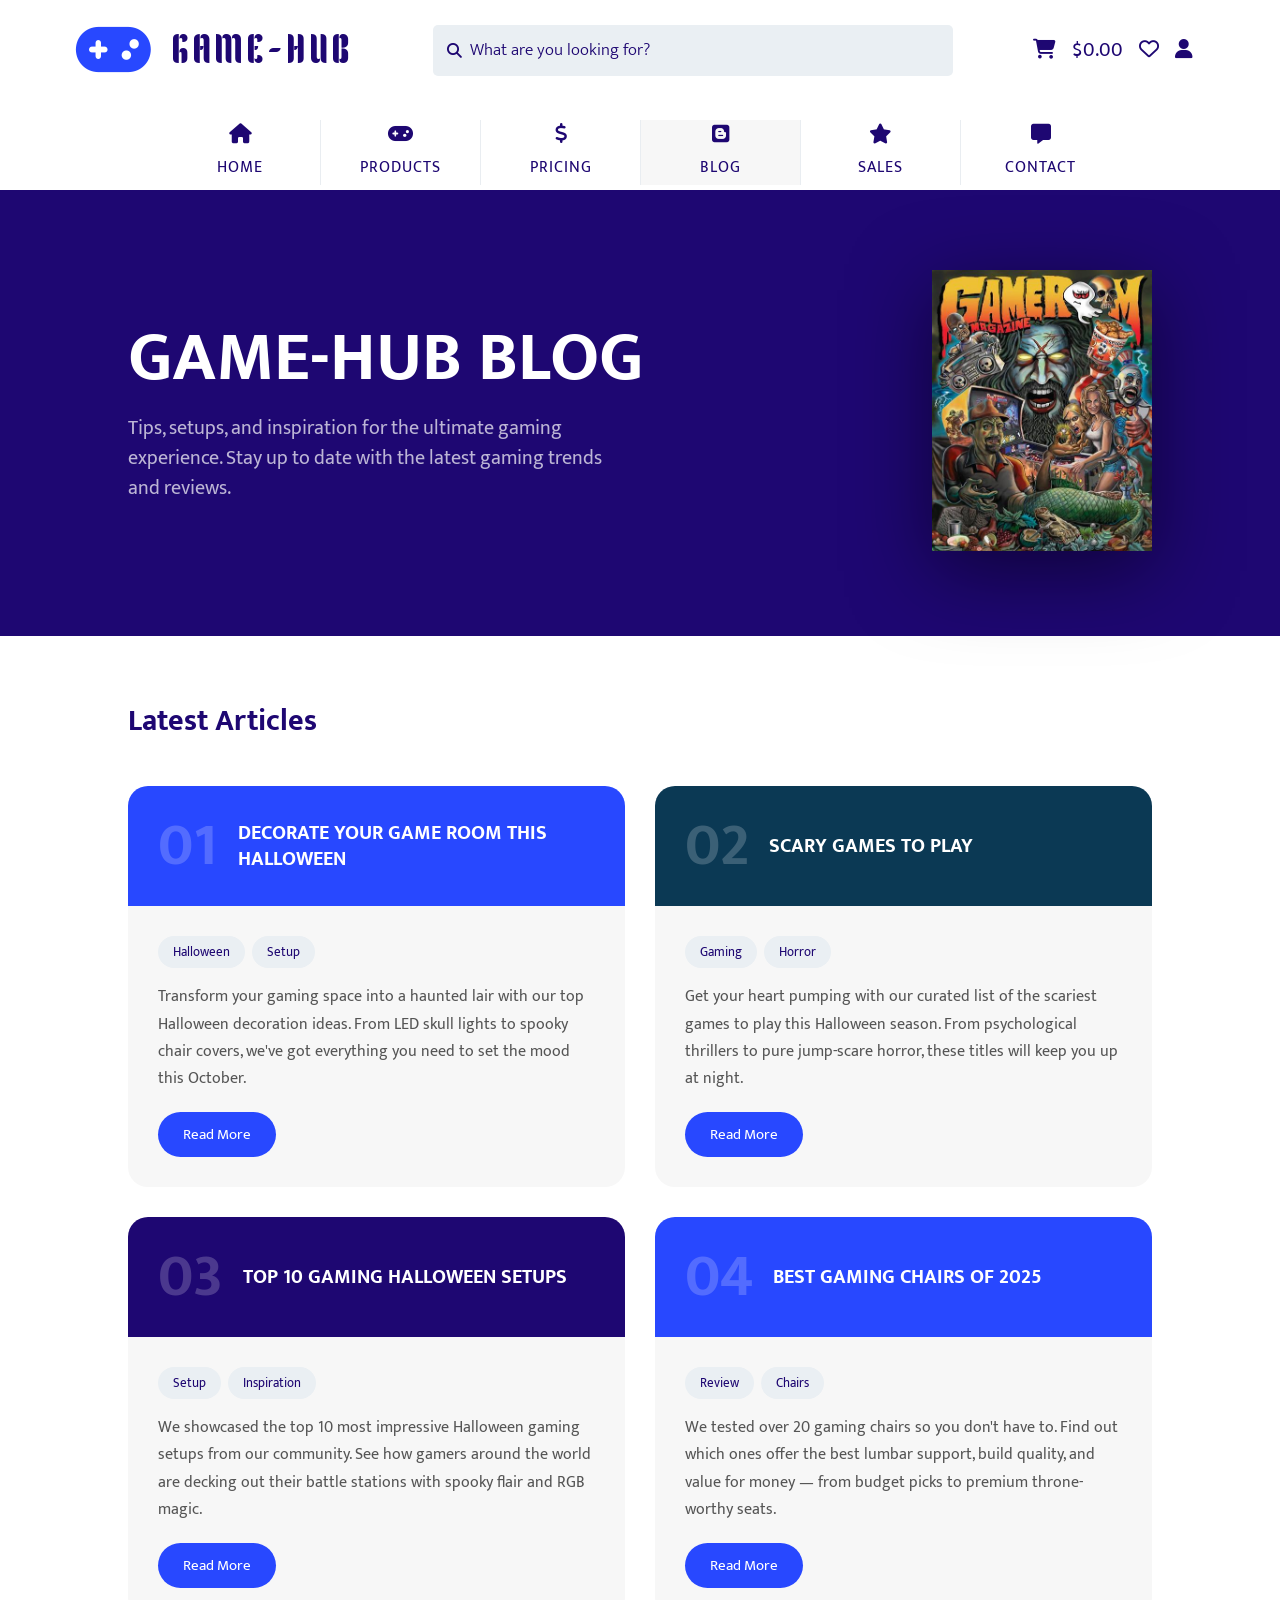
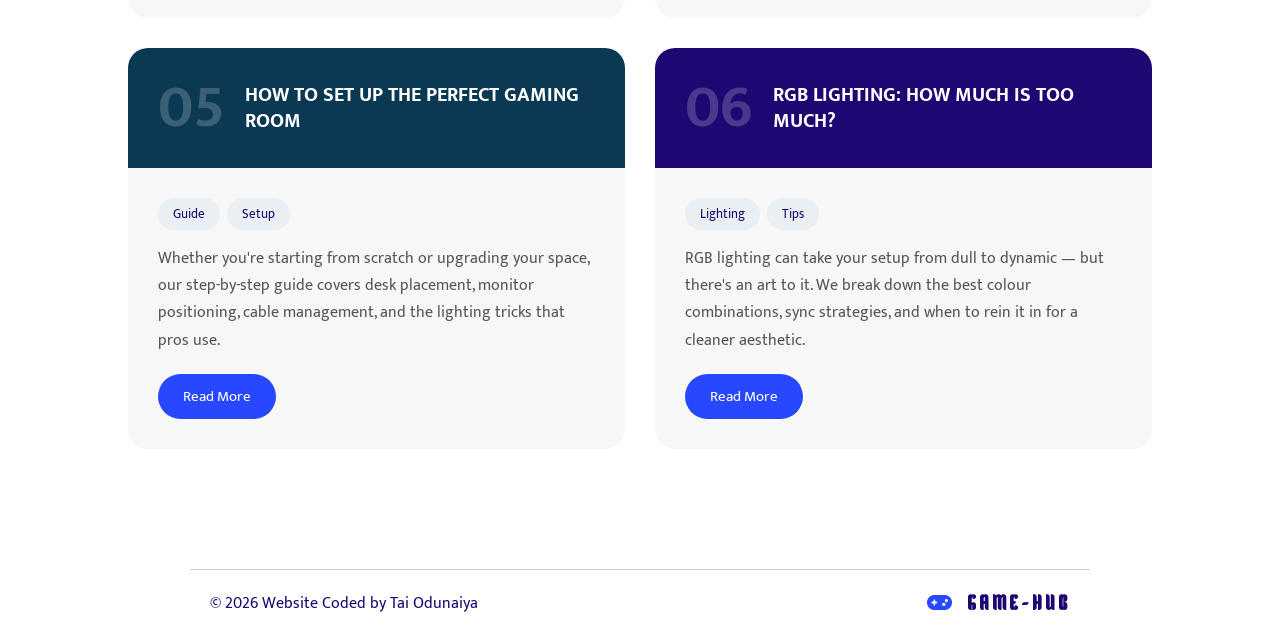
<file: blog.html>
<!DOCTYPE html>
<html lang="en">
  <head>
    <meta charset="UTF-8" />
    <meta http-equiv="X-UA-Compatible" content="IE=edge" />
    <meta name="viewport" content="width=device-width, initial-scale=1.0" />
    <title>GAME-HUB | Blog</title>
    <link rel="stylesheet" href="style.css" />
    <link rel="stylesheet" href="https://cdnjs.cloudflare.com/ajax/libs/font-awesome/6.2.1/css/all.min.css" />
    <link rel="preconnect" href="https://fonts.googleapis.com" />
    <link rel="preconnect" href="https://fonts.gstatic.com" crossorigin />
    <link href="https://fonts.googleapis.com/css2?family=Kenia&family=Mukta:wght@300;400;700&display=swap" rel="stylesheet" />
    <style>
      .blog-hero {
        width: 100%;
        background-color: #1e0772;
        padding: 8rem 10%;
        display: flex;
        align-items: center;
        justify-content: space-between;
        gap: 4rem;
      }
      .blog-hero-text h1 {
        font-size: 7rem;
        color: #fff;
        line-height: 1;
        margin-bottom: 2rem;
      }
      .blog-hero-text p {
        font-size: 2rem;
        color: rgba(255,255,255,0.7);
        max-width: 50rem;
        line-height: 1.5;
      }
      .blog-hero-img {
        flex-shrink: 0;
      }
      .blog-hero-img img {
        width: 22rem;
        filter: drop-shadow(0 2rem 4rem rgba(0,0,0,0.5));
      }
      .blog-main {
        padding: 6rem 10%;
      }
      .blog-main h2 {
        font-size: 3rem;
        color: #1e0772;
        margin-bottom: 4rem;
      }
      .blog-cards {
        display: grid;
        grid-template-columns: repeat(auto-fill, minmax(35rem, 1fr));
        gap: 3rem;
        margin-bottom: 6rem;
      }
      .blog-card {
        background: #f7f7f7;
        border-radius: 2rem;
        overflow: hidden;
        transition: all 0.3s;
        cursor: pointer;
      }
      .blog-card:hover {
        box-shadow: 0 1rem 4rem rgba(0,0,0,0.12);
        transform: translateY(-0.5rem);
      }
      .blog-card-header {
        background: #2848ff;
        padding: 3rem;
        display: flex;
        align-items: center;
        gap: 2rem;
      }
      .blog-card-header.dark {
        background: #0b3954;
      }
      .blog-card-header.purple {
        background: #1e0772;
      }
      .blog-num {
        font-size: 6rem;
        font-weight: 700;
        color: rgba(255,255,255,0.2);
        line-height: 1;
      }
      .blog-card-header h3 {
        font-size: 2rem;
        color: #fff;
        line-height: 1.3;
        text-transform: uppercase;
      }
      .blog-card-body {
        padding: 3rem;
      }
      .blog-card-body p {
        font-size: 1.6rem;
        color: #555;
        line-height: 1.7;
        margin-bottom: 2rem;
      }
      .blog-tag {
        display: inline-block;
        padding: 0.5rem 1.5rem;
        background: #eaeff3;
        color: #1e0772;
        border-radius: 3rem;
        font-size: 1.3rem;
        margin-bottom: 1.5rem;
        margin-right: 0.5rem;
      }
      .read-more {
        display: inline-block;
        padding: 1rem 2.5rem;
        background: #2848ff;
        color: #fff;
        border: none;
        border-radius: 3rem;
        font-size: 1.5rem;
        cursor: pointer;
        font-family: 'Mukta', sans-serif;
        text-decoration: none;
        transition: all 0.3s;
      }
      .read-more:hover {
        background: #1e0772;
      }
      @media (max-width: 1000px) {
        .blog-hero { padding: 6rem 5%; }
        .blog-main { padding: 5rem 5%; }
        .blog-hero-text h1 { font-size: 5rem; }
      }
      @media (max-width: 700px) {
        .blog-hero { flex-direction: column; text-align: center; }
        .blog-hero-img img { width: 16rem; }
        .blog-main { padding: 4rem 3%; }
        .blog-cards { grid-template-columns: 1fr; }
      }
    </style>
  </head>
  <body>
    <div class="container">
      <!-- Navbar -->
      <nav class="navbar">
        <div class="navbar-top">
          <a href="index.html" class="logo">
            <i class="fa-solid fa-gamepad"></i>
            <span>GAME-HUB</span>
          </a>
          <div class="search-bar">
            <input type="text" placeholder="What are you looking for?" />
            <i class="fa-solid fa-magnifying-glass"></i>
          </div>
          <div class="user">
            <a href="cart.html" class="cart-link">
              <i class="fa-solid fa-cart-shopping"></i>
              <span>$0.00</span>
            </a>
            <a href="wishlist.html"><i class="fa-regular fa-heart"></i></a>
            <a href="login.html"><i class="fa-solid fa-user"></i></a>
          </div>
        </div>
        <div class="nav-list">
          <a href="index.html">
            <i class="fa-solid fa-house"></i>
            <span>HOME</span>
          </a>
          <a href="products.html">
            <i class="fa-solid fa-gamepad"></i>
            <span>PRODUCTS</span>
          </a>
          <a href="index.html#pricing">
            <i class="fa-solid fa-dollar-sign"></i>
            <span>PRICING</span>
          </a>
          <a href="blog.html" style="background-color:#f7f7f7;">
            <i class="fa-brands fa-blogger"></i>
            <span>BLOG</span>
          </a>
          <a href="sales.html">
            <i class="fa-solid fa-star"></i>
            <span>SALES</span>
          </a>
          <a href="contact.html">
            <i class="fa-solid fa-message"></i>
            <span>CONTACT</span>
          </a>
        </div>
      </nav>
      <!-- End of Navbar -->

      <!-- Blog Hero -->
      <div class="blog-hero">
        <div class="blog-hero-text">
          <h1>GAME-HUB BLOG</h1>
          <p>Tips, setups, and inspiration for the ultimate gaming experience. Stay up to date with the latest gaming trends and reviews.</p>
        </div>
        <div class="blog-hero-img">
          <img src="images/magazine.png" alt="Blog Magazine" />
        </div>
      </div>

      <!-- Blog Articles -->
      <div class="blog-main">
        <h2>Latest Articles</h2>
        <div class="blog-cards">

          <!-- Article 1 -->
          <div class="blog-card" id="article-1">
            <div class="blog-card-header">
              <span class="blog-num">01</span>
              <h3>Decorate Your Game Room This Halloween</h3>
            </div>
            <div class="blog-card-body">
              <span class="blog-tag">Halloween</span>
              <span class="blog-tag">Setup</span>
              <p>Transform your gaming space into a haunted lair with our top Halloween decoration ideas. From LED skull lights to spooky chair covers, we've got everything you need to set the mood this October.</p>
              <a href="#article-1" class="read-more">Read More</a>
            </div>
          </div>

          <!-- Article 2 -->
          <div class="blog-card" id="article-2">
            <div class="blog-card-header dark">
              <span class="blog-num">02</span>
              <h3>Scary Games to Play</h3>
            </div>
            <div class="blog-card-body">
              <span class="blog-tag">Gaming</span>
              <span class="blog-tag">Horror</span>
              <p>Get your heart pumping with our curated list of the scariest games to play this Halloween season. From psychological thrillers to pure jump-scare horror, these titles will keep you up at night.</p>
              <a href="#article-2" class="read-more">Read More</a>
            </div>
          </div>

          <!-- Article 3 -->
          <div class="blog-card" id="article-3">
            <div class="blog-card-header purple">
              <span class="blog-num">03</span>
              <h3>Top 10 Gaming Halloween Setups</h3>
            </div>
            <div class="blog-card-body">
              <span class="blog-tag">Setup</span>
              <span class="blog-tag">Inspiration</span>
              <p>We showcased the top 10 most impressive Halloween gaming setups from our community. See how gamers around the world are decking out their battle stations with spooky flair and RGB magic.</p>
              <a href="#article-3" class="read-more">Read More</a>
            </div>
          </div>

          <!-- Article 4 -->
          <div class="blog-card" id="article-4">
            <div class="blog-card-header">
              <span class="blog-num">04</span>
              <h3>Best Gaming Chairs of 2025</h3>
            </div>
            <div class="blog-card-body">
              <span class="blog-tag">Review</span>
              <span class="blog-tag">Chairs</span>
              <p>We tested over 20 gaming chairs so you don't have to. Find out which ones offer the best lumbar support, build quality, and value for money — from budget picks to premium throne-worthy seats.</p>
              <a href="#article-4" class="read-more">Read More</a>
            </div>
          </div>

          <!-- Article 5 -->
          <div class="blog-card" id="article-5">
            <div class="blog-card-header dark">
              <span class="blog-num">05</span>
              <h3>How to Set Up the Perfect Gaming Room</h3>
            </div>
            <div class="blog-card-body">
              <span class="blog-tag">Guide</span>
              <span class="blog-tag">Setup</span>
              <p>Whether you're starting from scratch or upgrading your space, our step-by-step guide covers desk placement, monitor positioning, cable management, and the lighting tricks that pros use.</p>
              <a href="#article-5" class="read-more">Read More</a>
            </div>
          </div>

          <!-- Article 6 -->
          <div class="blog-card" id="article-6">
            <div class="blog-card-header purple">
              <span class="blog-num">06</span>
              <h3>RGB Lighting: How Much Is Too Much?</h3>
            </div>
            <div class="blog-card-body">
              <span class="blog-tag">Lighting</span>
              <span class="blog-tag">Tips</span>
              <p>RGB lighting can take your setup from dull to dynamic — but there's an art to it. We break down the best colour combinations, sync strategies, and when to rein it in for a cleaner aesthetic.</p>
              <a href="#article-6" class="read-more">Read More</a>
            </div>
          </div>

        </div>
      </div>

      <!-- Footer -->
      <footer class="footer">
        <div class="copyright">
          <p class="copyright">&copy; <span id="current-year"></span> Website Coded by Tai Odunaiya</p>
        </div>
        <div class="brand">
          <i class="fa-solid fa-gamepad"></i>
          <h1>GAME-HUB</h1>
        </div>
      </footer>
    </div>
    <script>
      document.getElementById('current-year').textContent = new Date().getFullYear();
    </script>
  </body>
</html>
</file>
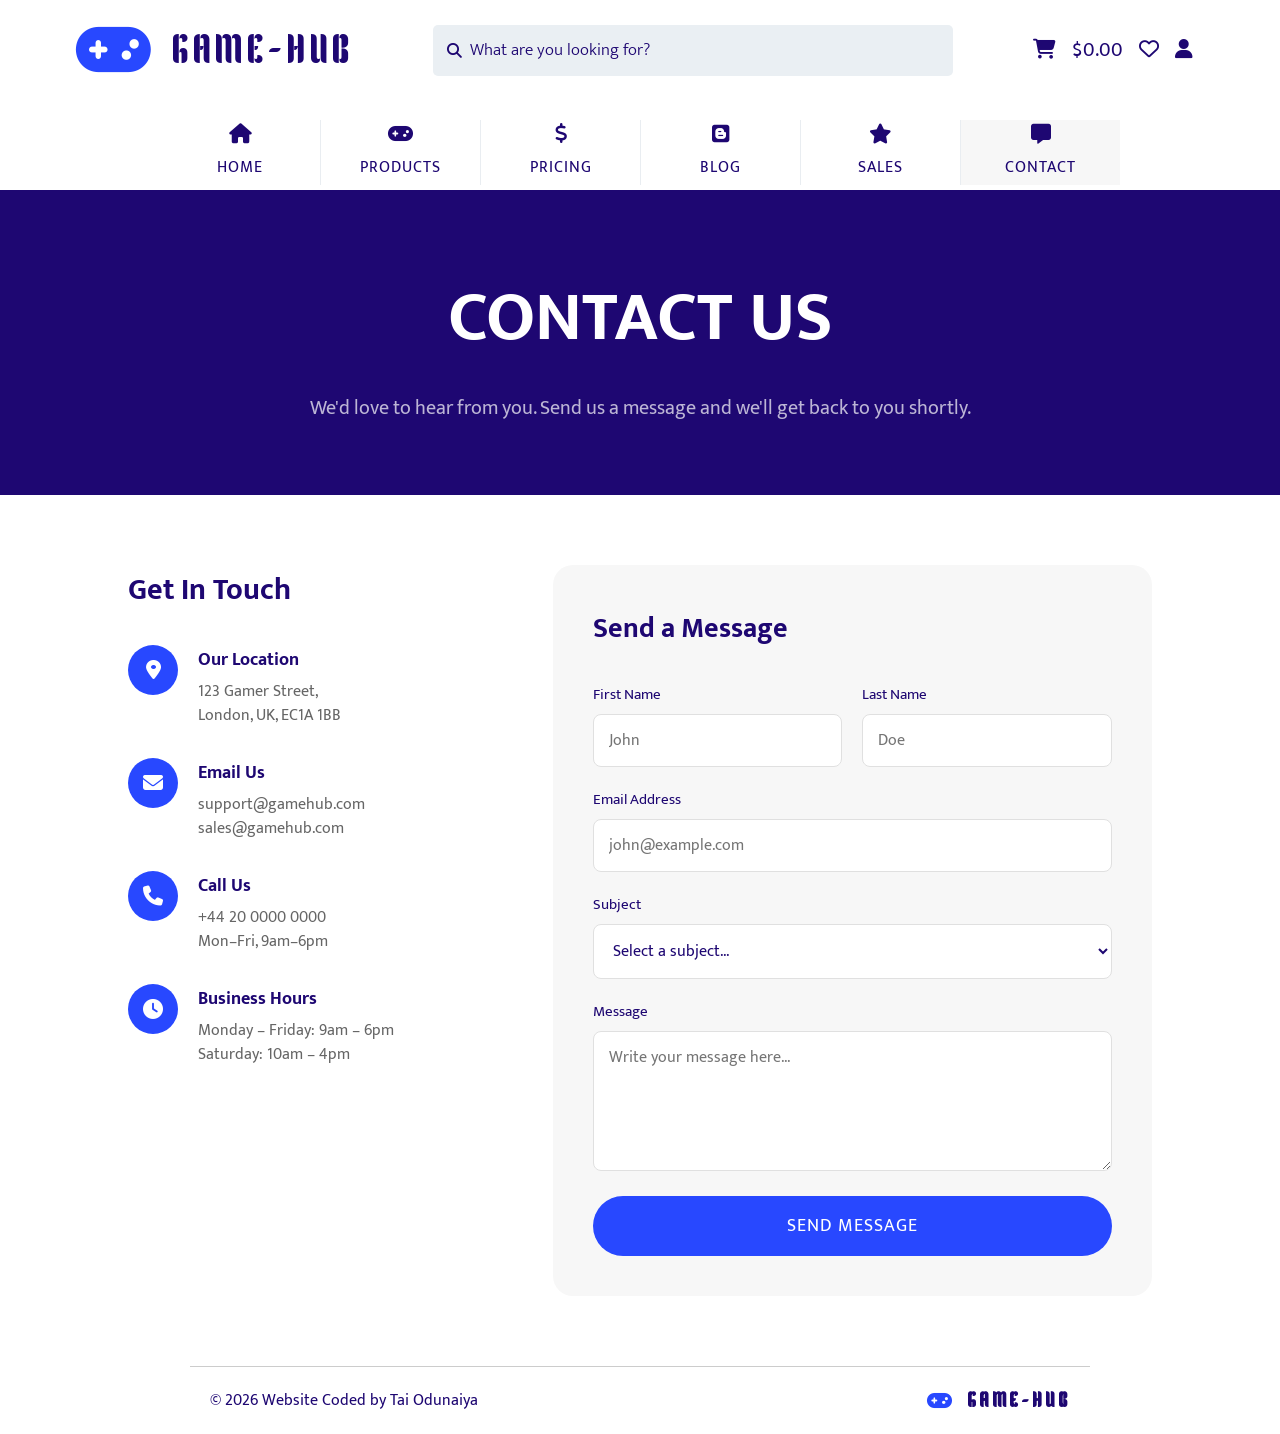
<file: contact.html>
<!DOCTYPE html>
<html lang="en">
  <head>
    <meta charset="UTF-8" />
    <meta http-equiv="X-UA-Compatible" content="IE=edge" />
    <meta name="viewport" content="width=device-width, initial-scale=1.0" />
    <title>GAME-HUB | Contact</title>
    <link rel="stylesheet" href="style.css" />
    <link rel="stylesheet" href="https://cdnjs.cloudflare.com/ajax/libs/font-awesome/6.2.1/css/all.min.css" />
    <link rel="preconnect" href="https://fonts.googleapis.com" />
    <link rel="preconnect" href="https://fonts.gstatic.com" crossorigin />
    <link href="https://fonts.googleapis.com/css2?family=Kenia&family=Mukta:wght@300;400;700&display=swap" rel="stylesheet" />
    <style>
      .contact-hero {
        width: 100%;
        background-color: #1e0772;
        padding: 7rem 10%;
        text-align: center;
      }
      .contact-hero h1 {
        font-size: 7rem;
        color: #fff;
        margin-bottom: 1.5rem;
      }
      .contact-hero p {
        font-size: 2rem;
        color: rgba(255,255,255,0.7);
      }
      .contact-page-main {
        padding: 7rem 10%;
        display: grid;
        grid-template-columns: 1fr 1.6fr;
        gap: 5rem;
        align-items: start;
      }
      .contact-info h2 {
        font-size: 3rem;
        color: #1e0772;
        margin-bottom: 3rem;
      }
      .info-item {
        display: flex;
        align-items: flex-start;
        gap: 2rem;
        margin-bottom: 3rem;
      }
      .info-icon {
        width: 5rem;
        height: 5rem;
        background: #2848ff;
        border-radius: 50%;
        display: flex;
        align-items: center;
        justify-content: center;
        flex-shrink: 0;
      }
      .info-icon i {
        font-size: 2rem;
        color: #fff;
      }
      .info-text h3 {
        font-size: 1.8rem;
        color: #1e0772;
        margin-bottom: 0.5rem;
      }
      .info-text p {
        font-size: 1.6rem;
        color: #666;
        line-height: 1.5;
      }
      .contact-form-box {
        background: #f7f7f7;
        border-radius: 2rem;
        padding: 4rem;
      }
      .contact-form-box h2 {
        font-size: 2.8rem;
        color: #1e0772;
        margin-bottom: 3rem;
      }
      .form-group {
        margin-bottom: 2rem;
      }
      .form-group label {
        display: block;
        font-size: 1.5rem;
        color: #1e0772;
        margin-bottom: 0.7rem;
        font-weight: 400;
      }
      .form-group input,
      .form-group select,
      .form-group textarea {
        width: 100%;
        padding: 1.2rem 1.5rem;
        background: #fff;
        border: 0.1rem solid #e0e0e0;
        border-radius: 0.8rem;
        font-size: 1.6rem;
        color: #1e0772;
        font-family: 'Mukta', sans-serif;
        transition: border 0.2s;
      }
      .form-group input:focus,
      .form-group select:focus,
      .form-group textarea:focus {
        border-color: #2848ff;
      }
      .form-group textarea {
        height: 14rem;
        resize: vertical;
      }
      .form-row {
        display: grid;
        grid-template-columns: 1fr 1fr;
        gap: 2rem;
      }
      .submit-btn {
        width: 100%;
        padding: 1.5rem;
        background: #2848ff;
        color: #fff;
        border: none;
        border-radius: 3rem;
        font-size: 1.8rem;
        cursor: pointer;
        font-family: 'Mukta', sans-serif;
        transition: all 0.3s;
        letter-spacing: 0.1rem;
      }
      .submit-btn:hover {
        background: #1e0772;
      }
      .success-msg {
        display: none;
        background: #e8f5e9;
        border: 0.1rem solid #4caf50;
        border-radius: 1rem;
        padding: 2rem;
        font-size: 1.8rem;
        color: #2e7d32;
        text-align: center;
        margin-top: 2rem;
      }
      @media (max-width: 1000px) {
        .contact-page-main { padding: 5rem 5%; gap: 4rem; }
        .contact-hero { padding: 6rem 5%; }
      }
      @media (max-width: 750px) {
        .contact-page-main { grid-template-columns: 1fr; }
        .contact-hero {
          padding: 5rem 4%;
          text-align: center;
        }
        .contact-hero h1 { font-size: 5rem; }
        .form-row { grid-template-columns: 1fr; gap: 0; }
        .contact-page-main { padding: 4rem 4%; }
      }
      @media (max-width: 480px) {
        .contact-hero h1 { font-size: 3.5rem; }
        .contact-hero p { font-size: 1.6rem; }
      }
    </style>
  </head>
  <body>
    <div class="container">
      <!-- Navbar -->
      <nav class="navbar">
        <div class="navbar-top">
          <a href="index.html" class="logo">
            <i class="fa-solid fa-gamepad"></i>
            <span>GAME-HUB</span>
          </a>
          <div class="search-bar">
            <input type="text" placeholder="What are you looking for?" />
            <i class="fa-solid fa-magnifying-glass"></i>
          </div>
          <div class="user">
            <a href="cart.html" class="cart-link">
              <i class="fa-solid fa-cart-shopping"></i>
              <span>$0.00</span>
            </a>
            <a href="wishlist.html"><i class="fa-regular fa-heart"></i></a>
            <a href="login.html"><i class="fa-solid fa-user"></i></a>
          </div>
        </div>
        <div class="nav-list">
          <a href="index.html">
            <i class="fa-solid fa-house"></i>
            <span>HOME</span>
          </a>
          <a href="products.html">
            <i class="fa-solid fa-gamepad"></i>
            <span>PRODUCTS</span>
          </a>
          <a href="index.html#pricing">
            <i class="fa-solid fa-dollar-sign"></i>
            <span>PRICING</span>
          </a>
          <a href="blog.html">
            <i class="fa-brands fa-blogger"></i>
            <span>BLOG</span>
          </a>
          <a href="sales.html">
            <i class="fa-solid fa-star"></i>
            <span>SALES</span>
          </a>
          <a href="contact.html" style="background-color:#f7f7f7;">
            <i class="fa-solid fa-message"></i>
            <span>CONTACT</span>
          </a>
        </div>
      </nav>
      <!-- End of Navbar -->

      <!-- Hero -->
      <div class="contact-hero">
        <h1>CONTACT US</h1>
        <p>We'd love to hear from you. Send us a message and we'll get back to you shortly.</p>
      </div>

      <!-- Main Content -->
      <div class="contact-page-main">
        <!-- Info -->
        <div class="contact-info">
          <h2>Get In Touch</h2>
          <div class="info-item">
            <div class="info-icon"><i class="fa-solid fa-location-dot"></i></div>
            <div class="info-text">
              <h3>Our Location</h3>
              <p>123 Gamer Street,<br>London, UK, EC1A 1BB</p>
            </div>
          </div>
          <div class="info-item">
            <div class="info-icon"><i class="fa-solid fa-envelope"></i></div>
            <div class="info-text">
              <h3>Email Us</h3>
              <p>support@gamehub.com<br>sales@gamehub.com</p>
            </div>
          </div>
          <div class="info-item">
            <div class="info-icon"><i class="fa-solid fa-phone"></i></div>
            <div class="info-text">
              <h3>Call Us</h3>
              <p>+44 20 0000 0000<br>Mon–Fri, 9am–6pm</p>
            </div>
          </div>
          <div class="info-item">
            <div class="info-icon"><i class="fa-solid fa-clock"></i></div>
            <div class="info-text">
              <h3>Business Hours</h3>
              <p>Monday – Friday: 9am – 6pm<br>Saturday: 10am – 4pm</p>
            </div>
          </div>
        </div>

        <!-- Form -->
        <div class="contact-form-box">
          <h2>Send a Message</h2>
          <form id="contact-form" onsubmit="submitForm(event)">
            <div class="form-row">
              <div class="form-group">
                <label for="fname">First Name</label>
                <input type="text" id="fname" placeholder="John" required />
              </div>
              <div class="form-group">
                <label for="lname">Last Name</label>
                <input type="text" id="lname" placeholder="Doe" required />
              </div>
            </div>
            <div class="form-group">
              <label for="email">Email Address</label>
              <input type="email" id="email" placeholder="john@example.com" required />
            </div>
            <div class="form-group">
              <label for="subject">Subject</label>
              <select id="subject">
                <option value="">Select a subject...</option>
                <option value="order">Order Enquiry</option>
                <option value="product">Product Question</option>
                <option value="returns">Returns & Refunds</option>
                <option value="other">Other</option>
              </select>
            </div>
            <div class="form-group">
              <label for="message">Message</label>
              <textarea id="message" placeholder="Write your message here..." required></textarea>
            </div>
            <button type="submit" class="submit-btn">SEND MESSAGE</button>
          </form>
          <div class="success-msg" id="success-msg">
            <i class="fa-solid fa-circle-check" style="margin-right:1rem;"></i>
            Thank you! Your message has been sent. We'll be in touch soon.
          </div>
        </div>
      </div>

      <!-- Footer -->
      <footer class="footer">
        <div class="copyright">
          <p class="copyright">&copy; <span id="current-year"></span> Website Coded by Tai Odunaiya</p>
        </div>
        <div class="brand">
          <i class="fa-solid fa-gamepad"></i>
          <h1>GAME-HUB</h1>
        </div>
      </footer>
    </div>
    <script>
      document.getElementById('current-year').textContent = new Date().getFullYear();
      function submitForm(e) {
        e.preventDefault();
        document.getElementById('contact-form').style.display = 'none';
        document.getElementById('success-msg').style.display = 'block';
      }
    </script>
  </body>
</html>
</file>
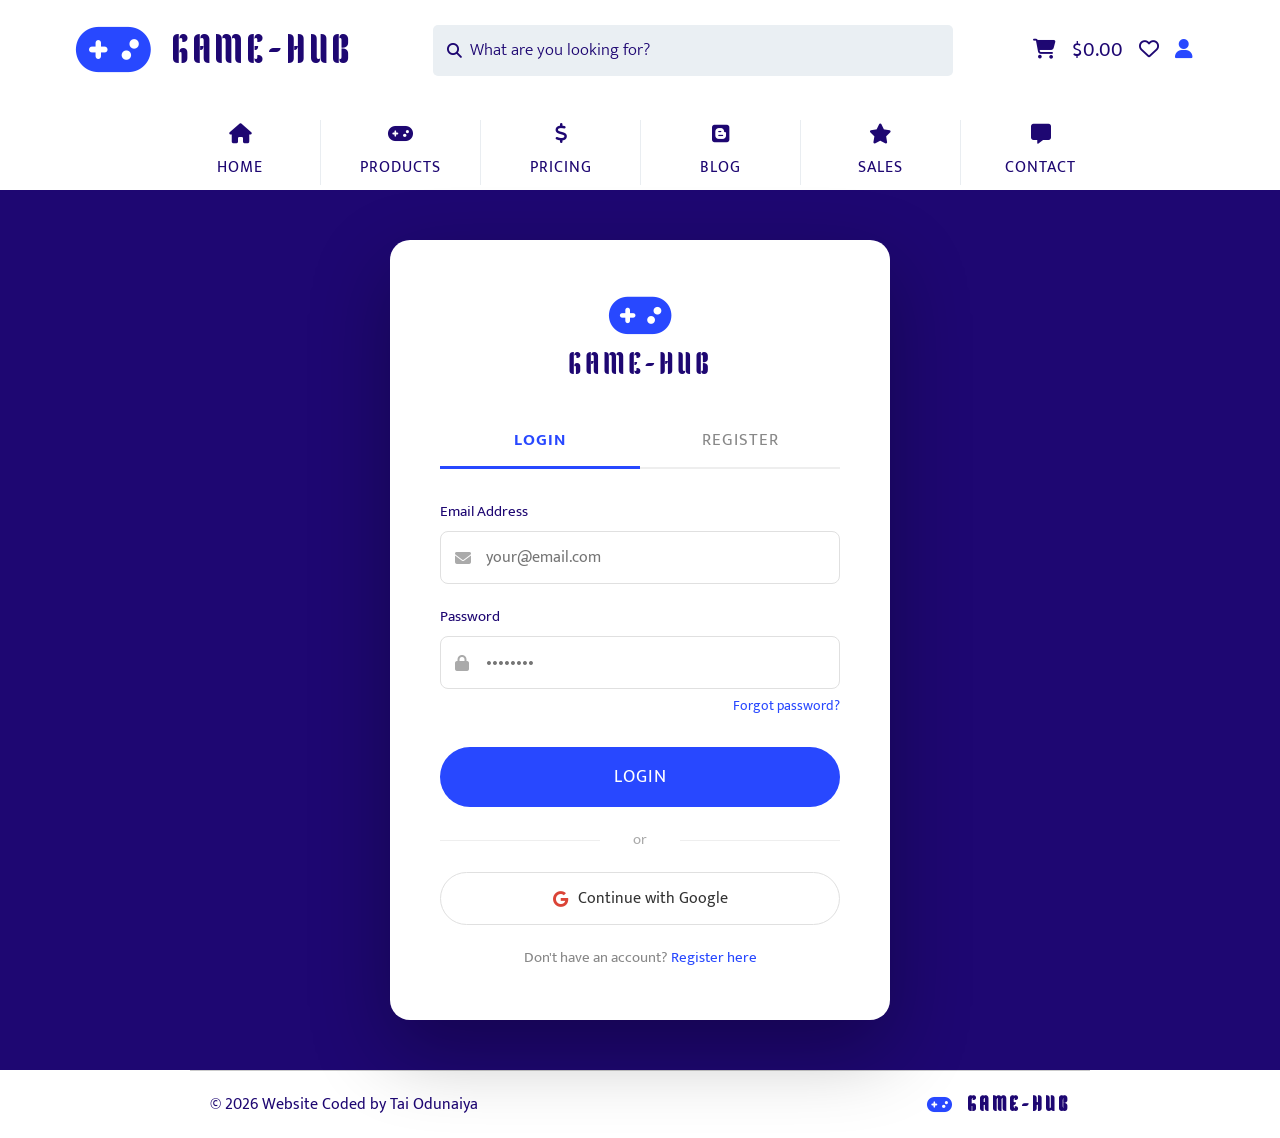
<file: login.html>
<!DOCTYPE html>
<html lang="en">
  <head>
    <meta charset="UTF-8" />
    <meta http-equiv="X-UA-Compatible" content="IE=edge" />
    <meta name="viewport" content="width=device-width, initial-scale=1.0" />
    <title>GAME-HUB | Login</title>
    <link rel="stylesheet" href="style.css" />
    <link rel="stylesheet" href="https://cdnjs.cloudflare.com/ajax/libs/font-awesome/6.2.1/css/all.min.css" />
    <link rel="preconnect" href="https://fonts.googleapis.com" />
    <link rel="preconnect" href="https://fonts.gstatic.com" crossorigin />
    <link href="https://fonts.googleapis.com/css2?family=Kenia&family=Mukta:wght@300;400;700&display=swap" rel="stylesheet" />
    <style>
      .auth-page {
        min-height: calc(100vh - 19rem - 5rem);
        background: #1e0772;
        display: flex;
        align-items: center;
        justify-content: center;
        padding: 5rem 2rem;
      }
      .auth-card {
        background: #fff;
        border-radius: 2rem;
        padding: 5rem;
        width: 100%;
        max-width: 50rem;
        box-shadow: 0 3rem 8rem rgba(0,0,0,0.3);
      }
      .auth-logo {
        text-align: center;
        margin-bottom: 3rem;
      }
      .auth-logo i {
        font-size: 5rem;
        color: #2848ff;
      }
      .auth-logo span {
        display: block;
        font-family: 'Kenia', cursive;
        font-size: 3rem;
        color: #1e0772;
        letter-spacing: 0.3rem;
        margin-top: 0.5rem;
      }
      .tab-row {
        display: flex;
        border-bottom: 0.2rem solid #eee;
        margin-bottom: 3rem;
      }
      .auth-tab {
        flex: 1;
        text-align: center;
        padding: 1.2rem;
        font-size: 1.7rem;
        color: #888;
        cursor: pointer;
        border-bottom: 0.3rem solid transparent;
        margin-bottom: -0.2rem;
        transition: all 0.2s;
        font-family: 'Mukta', sans-serif;
        background: none;
        border-left: none;
        border-right: none;
        border-top: none;
        letter-spacing: 0.1rem;
      }
      .auth-tab.active {
        color: #2848ff;
        border-bottom-color: #2848ff;
        font-weight: 700;
      }
      .auth-panel {
        display: none;
      }
      .auth-panel.active {
        display: block;
      }
      .auth-name-row {
        display: grid;
        grid-template-columns: 1fr 1fr;
        gap: 1.5rem;
      }
      .auth-form-group {
        margin-bottom: 2rem;
      }
      .auth-form-group label {
        display: block;
        font-size: 1.5rem;
        color: #1e0772;
        margin-bottom: 0.7rem;
      }
      .auth-input-wrap {
        position: relative;
      }
      .auth-input-wrap i {
        position: absolute;
        left: 1.5rem;
        top: 50%;
        transform: translateY(-50%);
        color: #aaa;
        font-size: 1.6rem;
      }
      .auth-form-group input {
        width: 100%;
        padding: 1.2rem 1.5rem 1.2rem 4.5rem;
        border: 0.1rem solid #e0e0e0;
        border-radius: 0.8rem;
        font-size: 1.6rem;
        color: #1e0772;
        font-family: 'Mukta', sans-serif;
        transition: border 0.2s;
      }
      .auth-form-group input:focus {
        border-color: #2848ff;
      }
      .forgot-link {
        display: block;
        text-align: right;
        font-size: 1.4rem;
        color: #2848ff;
        text-decoration: none;
        margin-top: 0.5rem;
      }
      .forgot-link:hover {
        text-decoration: underline;
      }
      .auth-btn {
        width: 100%;
        padding: 1.5rem;
        background: #2848ff;
        color: #fff;
        border: none;
        border-radius: 3rem;
        font-size: 1.8rem;
        cursor: pointer;
        font-family: 'Mukta', sans-serif;
        transition: all 0.3s;
        letter-spacing: 0.1rem;
        margin-top: 1rem;
      }
      .auth-btn:hover {
        background: #1e0772;
      }
      .auth-divider {
        text-align: center;
        font-size: 1.5rem;
        color: #aaa;
        margin: 2rem 0;
        position: relative;
      }
      .auth-divider::before,
      .auth-divider::after {
        content: '';
        position: absolute;
        top: 50%;
        width: 40%;
        height: 0.1rem;
        background: #eee;
      }
      .auth-divider::before { left: 0; }
      .auth-divider::after { right: 0; }
      .social-btn {
        width: 100%;
        padding: 1.2rem;
        border: 0.1rem solid #e0e0e0;
        border-radius: 3rem;
        font-size: 1.6rem;
        cursor: pointer;
        font-family: 'Mukta', sans-serif;
        transition: all 0.2s;
        display: flex;
        align-items: center;
        justify-content: center;
        gap: 1rem;
        background: #fff;
        color: #333;
        margin-bottom: 1rem;
      }
      .social-btn:hover {
        background: #f7f7f7;
      }
      .auth-footer-text {
        text-align: center;
        font-size: 1.5rem;
        color: #888;
        margin-top: 2rem;
      }
      .auth-footer-text a {
        color: #2848ff;
        text-decoration: none;
      }
      .auth-footer-text a:hover {
        text-decoration: underline;
      }
      @media (max-width: 600px) {
        .auth-card { padding: 3rem 2rem; }
      }
    </style>
  </head>
  <body>
    <div class="container">
      <!-- Navbar -->
      <nav class="navbar">
        <div class="navbar-top">
          <a href="index.html" class="logo">
            <i class="fa-solid fa-gamepad"></i>
            <span>GAME-HUB</span>
          </a>
          <div class="search-bar">
            <input type="text" placeholder="What are you looking for?" />
            <i class="fa-solid fa-magnifying-glass"></i>
          </div>
          <div class="user">
            <a href="cart.html" class="cart-link">
              <i class="fa-solid fa-cart-shopping"></i>
              <span>$0.00</span>
            </a>
            <a href="wishlist.html"><i class="fa-regular fa-heart"></i></a>
            <a href="login.html" style="color:#2848ff;"><i class="fa-solid fa-user"></i></a>
          </div>
        </div>
        <div class="nav-list">
          <a href="index.html">
            <i class="fa-solid fa-house"></i>
            <span>HOME</span>
          </a>
          <a href="products.html">
            <i class="fa-solid fa-gamepad"></i>
            <span>PRODUCTS</span>
          </a>
          <a href="index.html#pricing">
            <i class="fa-solid fa-dollar-sign"></i>
            <span>PRICING</span>
          </a>
          <a href="blog.html">
            <i class="fa-brands fa-blogger"></i>
            <span>BLOG</span>
          </a>
          <a href="sales.html">
            <i class="fa-solid fa-star"></i>
            <span>SALES</span>
          </a>
          <a href="contact.html">
            <i class="fa-solid fa-message"></i>
            <span>CONTACT</span>
          </a>
        </div>
      </nav>
      <!-- End of Navbar -->

      <div class="auth-page">
        <div class="auth-card">
          <!-- Logo -->
          <div class="auth-logo">
            <i class="fa-solid fa-gamepad"></i>
            <span>GAME-HUB</span>
          </div>

          <!-- Tabs -->
          <div class="tab-row">
            <button type="button" class="auth-tab active" data-tab="login" onclick="switchTab('login')">LOGIN</button>
            <button type="button" class="auth-tab" data-tab="register" onclick="switchTab('register')">REGISTER</button>
          </div>

          <!-- Login Panel -->
          <div class="auth-panel active" id="login-panel">
            <form onsubmit="handleLogin(event)">
              <div class="auth-form-group">
                <label>Email Address</label>
                <div class="auth-input-wrap">
                  <i class="fa-solid fa-envelope"></i>
                  <input type="email" placeholder="your@email.com" required />
                </div>
              </div>
              <div class="auth-form-group">
                <label>Password</label>
                <div class="auth-input-wrap">
                  <i class="fa-solid fa-lock"></i>
                  <input type="password" placeholder="••••••••" required />
                </div>
                <a href="#" class="forgot-link">Forgot password?</a>
              </div>
              <button type="submit" class="auth-btn">LOGIN</button>
            </form>
            <div class="auth-divider">or</div>
            <button class="social-btn" onclick="alert('Social login coming soon!')">
              <i class="fa-brands fa-google" style="color:#DB4437;"></i> Continue with Google
            </button>
            <div class="auth-footer-text">
              Don't have an account? <a href="#" onclick="switchTab('register');return false;">Register here</a>
            </div>
          </div>

          <!-- Register Panel -->
          <div class="auth-panel" id="register-panel">
            <form onsubmit="handleRegister(event)">
              <div class="auth-name-row">
                <div class="auth-form-group">
                  <label>First Name</label>
                  <div class="auth-input-wrap">
                    <i class="fa-solid fa-user"></i>
                    <input type="text" placeholder="John" required />
                  </div>
                </div>
                <div class="auth-form-group">
                  <label>Last Name</label>
                  <div class="auth-input-wrap">
                    <i class="fa-solid fa-user"></i>
                    <input type="text" placeholder="Doe" required />
                  </div>
                </div>
              </div>
              <div class="auth-form-group">
                <label>Email Address</label>
                <div class="auth-input-wrap">
                  <i class="fa-solid fa-envelope"></i>
                  <input type="email" placeholder="your@email.com" required />
                </div>
              </div>
              <div class="auth-form-group">
                <label>Password</label>
                <div class="auth-input-wrap">
                  <i class="fa-solid fa-lock"></i>
                  <input type="password" placeholder="••••••••" required />
                </div>
              </div>
              <div class="auth-form-group">
                <label>Confirm Password</label>
                <div class="auth-input-wrap">
                  <i class="fa-solid fa-lock"></i>
                  <input type="password" placeholder="••••••••" required />
                </div>
              </div>
              <button type="submit" class="auth-btn">CREATE ACCOUNT</button>
            </form>
            <div class="auth-footer-text">
              Already have an account? <a href="#" onclick="switchTab('login');return false;">Login here</a>
            </div>
          </div>

        </div>
      </div>

      <!-- Footer -->
      <footer class="footer">
        <div class="copyright">
          <p class="copyright">&copy; <span id="current-year"></span> Website Coded by Tai Odunaiya</p>
        </div>
        <div class="brand">
          <i class="fa-solid fa-gamepad"></i>
          <h1>GAME-HUB</h1>
        </div>
      </footer>
    </div>
    <script>
      document.getElementById('current-year').textContent = new Date().getFullYear();

      function switchTab(tab) {
        document.querySelectorAll('.auth-tab').forEach(t => t.classList.remove('active'));
        document.querySelectorAll('.auth-panel').forEach(p => p.classList.remove('active'));
        document.getElementById(tab + '-panel').classList.add('active');
        document.querySelector(`.auth-tab[data-tab="${tab}"]`).classList.add('active');
      }

      function handleLogin(e) {
        e.preventDefault();
        alert('Login successful! Welcome back.');
        window.location.href = 'index.html';
      }

      function handleRegister(e) {
        e.preventDefault();
        alert('Account created! Welcome to GAME-HUB.');
        window.location.href = 'index.html';
      }
    </script>
  </body>
</html>
</file>
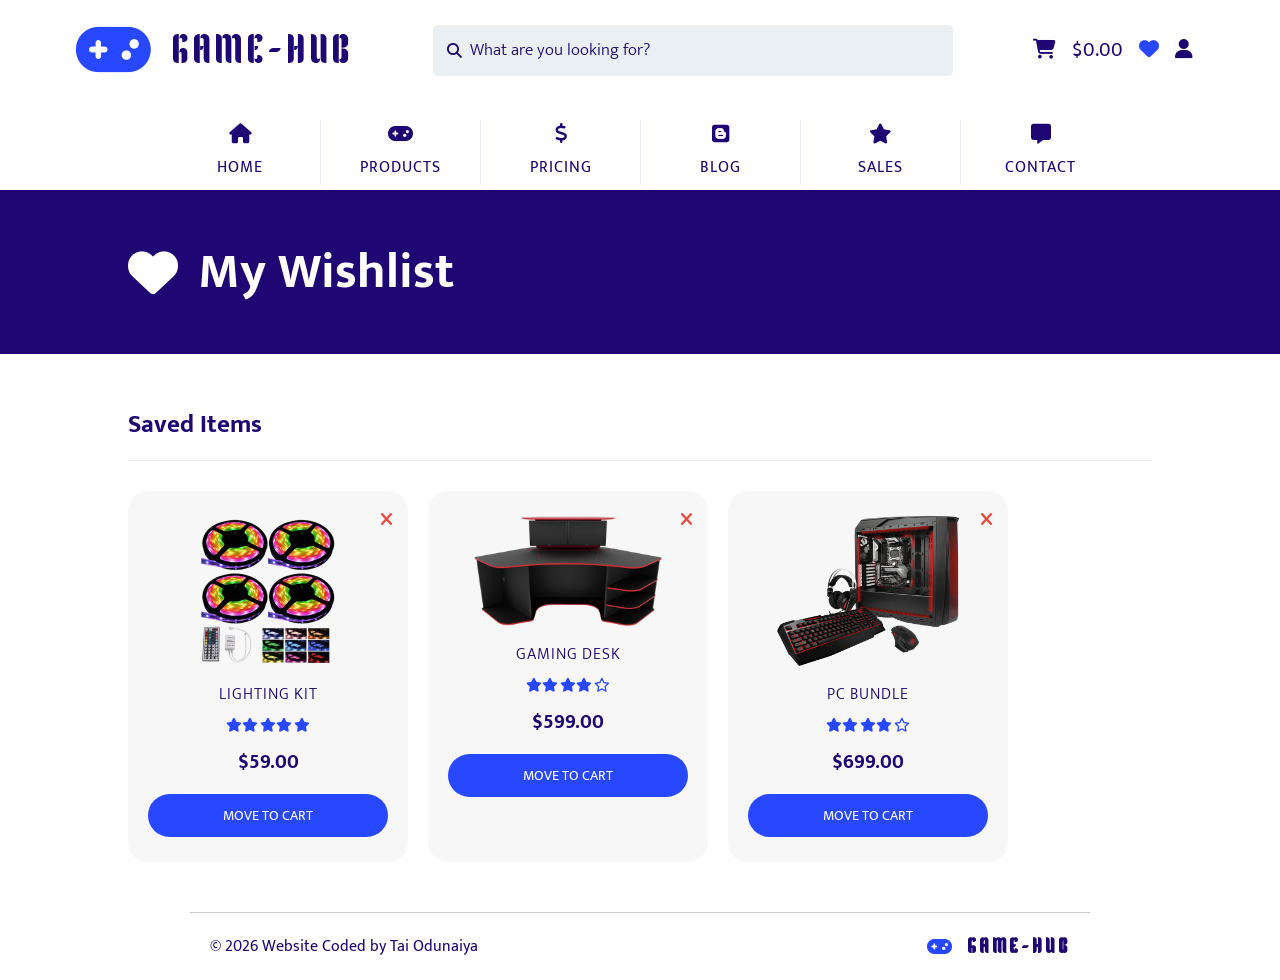
<file: wishlist.html>
<!DOCTYPE html>
<html lang="en">
  <head>
    <meta charset="UTF-8" />
    <meta http-equiv="X-UA-Compatible" content="IE=edge" />
    <meta name="viewport" content="width=device-width, initial-scale=1.0" />
    <title>GAME-HUB | Wishlist</title>
    <link rel="stylesheet" href="style.css" />
    <link rel="stylesheet" href="https://cdnjs.cloudflare.com/ajax/libs/font-awesome/6.2.1/css/all.min.css" />
    <link rel="preconnect" href="https://fonts.googleapis.com" />
    <link rel="preconnect" href="https://fonts.gstatic.com" crossorigin />
    <link href="https://fonts.googleapis.com/css2?family=Kenia&family=Mukta:wght@300;400;700&display=swap" rel="stylesheet" />
    <style>
      .page-title-bar {
        width: 100%;
        background: #1e0772;
        padding: 4rem 10%;
      }
      .page-title-bar h1 {
        font-size: 5rem;
        color: #fff;
        display: flex;
        align-items: center;
        gap: 2rem;
      }
      .wishlist-main {
        padding: 5rem 10%;
      }
      .wishlist-main h2 {
        font-size: 2.5rem;
        color: #1e0772;
        margin-bottom: 3rem;
        padding-bottom: 1.5rem;
        border-bottom: 0.1rem solid #eee;
      }
      .wishlist-grid {
        display: flex;
        flex-wrap: wrap;
        gap: 2rem;
        justify-content: flex-start;
      }
      .wish-card {
        width: 28rem;
        background: #f7f7f7;
        border-radius: 2rem;
        padding: 2.5rem 2rem;
        display: flex;
        flex-direction: column;
        align-items: center;
        position: relative;
        transition: all 0.3s;
      }
      .wish-card:hover {
        box-shadow: 0 1rem 3rem rgba(0,0,0,0.12);
        background: #fff;
      }
      .remove-wish {
        position: absolute;
        top: 1.5rem;
        right: 1.5rem;
        background: none;
        border: none;
        font-size: 1.8rem;
        color: #e74c3c;
        cursor: pointer;
        transition: transform 0.2s;
      }
      .remove-wish:hover {
        transform: scale(1.2);
      }
      .wish-card img {
        height: 15rem;
        object-fit: contain;
        margin-bottom: 1.5rem;
      }
      .wish-card img.img-gaming-desk {
        height: 11rem;
      }
      .wish-card h3 {
        font-size: 1.6rem;
        color: #1e0772;
        font-weight: 300;
        letter-spacing: 0.1rem;
        margin-bottom: 1rem;
        text-align: center;
      }
      .wish-card .stars i {
        font-size: 1.4rem;
        color: #2848ff;
      }
      .wish-card .price {
        font-size: 2rem;
        color: #1e0772;
        font-weight: 700;
        margin: 1rem 0;
      }
      .cart-btn {
        width: 100%;
        padding: 1rem;
        background: #2848ff;
        color: #fff;
        border: none;
        border-radius: 3rem;
        font-size: 1.4rem;
        cursor: pointer;
        font-family: 'Mukta', sans-serif;
        transition: all 0.3s;
        margin-top: 0.5rem;
      }
      .cart-btn:hover {
        background: #1e0772;
      }
      .wishlist-empty {
        text-align: center;
        padding: 8rem 0;
        width: 100%;
      }
      .wishlist-empty i {
        font-size: 8rem;
        color: #ddd;
        display: block;
        margin-bottom: 2rem;
      }
      .wishlist-empty h2 {
        font-size: 3rem;
        color: #1e0772;
        margin-bottom: 1rem;
      }
      .wishlist-empty p {
        font-size: 1.7rem;
        color: #888;
        margin-bottom: 3rem;
      }
      .browse-btn {
        display: inline-block;
        padding: 1.2rem 3rem;
        background: #2848ff;
        color: #fff;
        border-radius: 3rem;
        font-size: 1.6rem;
        text-decoration: none;
        font-family: 'Mukta', sans-serif;
        transition: all 0.3s;
      }
      .browse-btn:hover {
        background: #1e0772;
      }
      @media (max-width: 1000px) {
        .wishlist-main { padding: 5rem 5%; }
        .page-title-bar { padding: 4rem 5%; }
        .wish-card {
          width: calc(50% - 1rem);
          max-width: 32rem;
        }
        .wishlist-grid { justify-content: center; }
      }
      @media (max-width: 700px) {
        .page-title-bar h1 { font-size: 3.5rem; }
        .wish-card { width: 100%; max-width: 36rem; }
      }
      @media (max-width: 480px) {
        .wishlist-main { padding: 4rem 4%; }
        .page-title-bar { padding: 3rem 4%; }
      }
    </style>
  </head>
  <body>
    <div class="container">
      <!-- Navbar -->
      <nav class="navbar">
        <div class="navbar-top">
          <a href="index.html" class="logo">
            <i class="fa-solid fa-gamepad"></i>
            <span>GAME-HUB</span>
          </a>
          <div class="search-bar">
            <input type="text" placeholder="What are you looking for?" />
            <i class="fa-solid fa-magnifying-glass"></i>
          </div>
          <div class="user">
            <a href="cart.html" class="cart-link">
              <i class="fa-solid fa-cart-shopping"></i>
              <span>$0.00</span>
            </a>
            <a href="wishlist.html" style="color:#2848ff;"><i class="fa-solid fa-heart"></i></a>
            <a href="login.html"><i class="fa-solid fa-user"></i></a>
          </div>
        </div>
        <div class="nav-list">
          <a href="index.html">
            <i class="fa-solid fa-house"></i>
            <span>HOME</span>
          </a>
          <a href="products.html">
            <i class="fa-solid fa-gamepad"></i>
            <span>PRODUCTS</span>
          </a>
          <a href="index.html#pricing">
            <i class="fa-solid fa-dollar-sign"></i>
            <span>PRICING</span>
          </a>
          <a href="blog.html">
            <i class="fa-brands fa-blogger"></i>
            <span>BLOG</span>
          </a>
          <a href="sales.html">
            <i class="fa-solid fa-star"></i>
            <span>SALES</span>
          </a>
          <a href="contact.html">
            <i class="fa-solid fa-message"></i>
            <span>CONTACT</span>
          </a>
        </div>
      </nav>
      <!-- End of Navbar -->

      <div class="page-title-bar">
        <h1><i class="fa-solid fa-heart"></i> My Wishlist</h1>
      </div>

      <div class="wishlist-main">
        <h2>Saved Items</h2>
        <div class="wishlist-grid" id="wishlist-grid">

          <div class="wish-card">
            <button class="remove-wish" onclick="removeWish(this)" title="Remove from wishlist"><i class="fa-solid fa-xmark"></i></button>
            <img src="images/pricing-lighting.png" alt="Lighting" />
            <h3>LIGHTING KIT</h3>
            <div class="stars">
              <i class="fa-solid fa-star"></i><i class="fa-solid fa-star"></i>
              <i class="fa-solid fa-star"></i><i class="fa-solid fa-star"></i>
              <i class="fa-solid fa-star"></i>
            </div>
            <p class="price">$59.00</p>
            <button class="cart-btn" onclick="window.location.href='cart.html'">MOVE TO CART</button>
          </div>

          <div class="wish-card">
            <button class="remove-wish" onclick="removeWish(this)" title="Remove from wishlist"><i class="fa-solid fa-xmark"></i></button>
            <img src="images/pricing-desk.png" alt="Gaming Desk" class="img-gaming-desk" />
            <h3>GAMING DESK</h3>
            <div class="stars">
              <i class="fa-solid fa-star"></i><i class="fa-solid fa-star"></i>
              <i class="fa-solid fa-star"></i><i class="fa-solid fa-star"></i>
              <i class="fa-regular fa-star"></i>
            </div>
            <p class="price">$599.00</p>
            <button class="cart-btn" onclick="window.location.href='cart.html'">MOVE TO CART</button>
          </div>

          <div class="wish-card">
            <button class="remove-wish" onclick="removeWish(this)" title="Remove from wishlist"><i class="fa-solid fa-xmark"></i></button>
            <img src="images/pricing-pc.png" alt="PC Bundle" />
            <h3>PC BUNDLE</h3>
            <div class="stars">
              <i class="fa-solid fa-star"></i><i class="fa-solid fa-star"></i>
              <i class="fa-solid fa-star"></i><i class="fa-solid fa-star"></i>
              <i class="fa-regular fa-star"></i>
            </div>
            <p class="price">$699.00</p>
            <button class="cart-btn" onclick="window.location.href='cart.html'">MOVE TO CART</button>
          </div>

        </div>
      </div>

      <!-- Footer -->
      <footer class="footer">
        <div class="copyright">
          <p class="copyright">&copy; <span id="current-year"></span> Website Coded by Tai Odunaiya</p>
        </div>    
        <div class="brand">
          <i class="fa-solid fa-gamepad"></i>
          <h1>GAME-HUB</h1>
        </div>
      </footer>
    </div>
    <script>
      document.getElementById('current-year').textContent = new Date().getFullYear();

      function removeWish(btn) {
        btn.closest('.wish-card').remove();
        const grid = document.getElementById('wishlist-grid');
        if (!grid.querySelector('.wish-card')) {
          grid.innerHTML =
            '<div class="wishlist-empty">' +
            '<i class="fa-regular fa-heart"></i>' +
            '<h2>Your wishlist is empty</h2>' +
            '<p>Save items you love and come back to them later.</p>' +
            '<a href="products.html" class="browse-btn">BROWSE PRODUCTS</a>' +
            '</div>';
        }
      }
    </script>
  </body>
</html>
</file>
<file: style.css>
/* Default Styles */
* {
  margin: 0;
  padding: 0;
  box-sizing: border-box;
  outline: none;
  font-family: 'Mukta', sans-serif;
  
}

html {
  font-size: 62.5%;
  scroll-behavior: smooth;
}

body {
  overflow-x: hidden;
}

img {
  max-width: 100%;
  height: auto;
}
/* End of Default Styles */

/* Container */
/* Navbar */
.navbar {
  width: 100%;
  height: 19rem;
  background-color: #fff;
  display: flex;
  flex-direction: column;
  align-items: center;
  box-shadow: 0 1rem 5rem rgba(0, 0, 0, 0.1);
}

.navbar-top {
  display: flex;
  align-items: center;
  padding: 2rem 0;
}

.navbar-top div {
  margin: 0 4rem;
}

.logo {
  display: flex;
  align-items: center;
  text-decoration: none;
  margin: 0 4rem;
}

.logo i {
  font-size: 6rem;
  color: #2848ff;
  margin-right: 2rem;
}

.logo span {
  font-family: 'Kenia', cursive;
  font-size: 4rem;
  letter-spacing: 0.3rem;
  color: #1e0772;
}

.search-bar {
  position: relative;
}

.search-bar input {
  width: 52rem;
  padding: 1.2rem 1.4rem 1.2rem 3.7rem;
  background-color: #eaeff3;
  border: none;
  border-radius: 0.5rem;
  font-size: 1.6rem;
  font-weight: 300;
  color: #1e0772;
}

.search-bar input::placeholder {
  font-size: 1.7rem;
  font-weight: 300;
  color: #1e0772;
}

.search-bar i {
  position: absolute;
  top: 50%;
  left: 1.4rem;
  transform: translateY(-50%);
  font-size: 1.5rem;
  color: #1e0772;
}

.user {
  font-size: 2rem;
  color: #1e0772;
}

.user i,
.user span {
  margin-right: 1.2rem;
}

.user a {
  color: #1e0772;
  text-decoration: none;
}

.user a i,
.user a span {
  margin-right: 1.2rem;
}

.nav-list {
  display: flex;
  height: 8.5rem;
  padding-top: 2rem;
}

.nav-list a {
  width: 16rem;
  display: flex;
  flex-direction: column;
  align-items: center;
  justify-content: center;
  border-left: 0.1rem solid #e9edf1;
  cursor: pointer;
  text-decoration: none;
  transition: background-color 0.2s;
}

.nav-list a:hover {
  background-color: #f7f7f7;
}

.nav-list a:nth-child(1) {
  border: none;
}

.nav-list i {
  font-size: 2rem;
  color: #1e0772;
  margin-bottom: 1rem;
}

.nav-list span {
  font-size: 1.6rem;
  color: #1e0772;
  letter-spacing: 0.1rem;
}
/* End of Navbar */

/* Landing */
.landing {
  width: 100%;
  height: 90vh;
  position: relative;
}

.landing-bg {
  position: absolute;
  top: 4rem;
  left: 50%;
  transform: translateX(-50%);
  width: 90%;
  height: 65rem;
  background-color: #1e0772;
  border-radius: 3rem;
}

.banner {
  width: 60%;
  height: 65rem;
  position: absolute;
  top: 8rem;
  left: 50%;
  transform: translateX(-50%);
  background-image: linear-gradient(rgba(0, 0, 0, 0.5), rgba(0, 0, 0, 0.5));
  border-radius: 3rem;
}

.banner-img {
  width: 100%;
  height: 100%;
  max-width: none;
  object-fit: cover;
  border-radius: 3rem;
  opacity: 0.8;
}

.banner-heading {
  position: absolute;
  top: 10rem;
  right: 5rem;
  width: 40%;
  font-size: 8rem;
  line-height: 1;
  color: #fff;
  text-align: right;
  text-shadow: 0 3rem 3rem rgba(0, 0, 0, 0.8);
}

.banner-btn {
  position: absolute;
  top: 28rem;
  width: 18rem;
  height: 4rem;
  border: none;
  border-radius: 3rem;
  font-size: 1.6rem;
  cursor: pointer;
  transition: all 0.3s;
}

.banner-btn-1 {
  right: 25rem;
  background-color: #2848ff;
  color: #fff;
}

.banner-btn-2 {
  right: 5rem;
  background-color: #fff;
  color: #2848ff;
}

.banner-btn-1:hover {
  background-color: #fff;
  color: #2848ff;
}

.banner-btn-2:hover {
  background-color: #2848ff;
  color: #fff;
}
/* End of Landing */

/* Products */
.products {
  width: 100%;
  min-height: auto;
  display: flex;
  flex-direction: column;
  align-items: center;
  padding: 5rem 2rem 8rem;
}
.products-top {
  width: 100%;
  max-width: 90rem;
  margin-bottom: 5rem;
  text-align: center;
}
.products h3 {
  font-size: 2rem;
  color: #1e0772;
}
.products h2 {
  font-size: 7rem;
  color: #2848ff;
}
.products h1 {
  font-size: 9rem;
  color: #1e0772;
  margin-top: -5rem;
}
.products-icons {
  width: 100%;
  max-width: 120rem;
  display: flex;
  flex-wrap: wrap;
  justify-content: center;
  gap: 2rem;
}

.products-icons a {
  display: flex;
  flex-direction: column;
  align-items: center;
  justify-content: center;
  flex: 1 1 14rem;
  max-width: 18rem;
  min-height: 18rem;
  background-color: #f7f7f7;
  padding: 2.5rem 1.5rem;
  border-radius: 2rem;
  cursor: pointer;
  transition: all 0.4s;
  text-decoration: none;
}
.products-icons a:hover {
  background-color: #fff;
  box-shadow: 0 1rem 3rem rgba(0, 0, 0, 0.1);
}
.products-icons a img {
  margin-bottom: 2rem;
  width: 5rem;
  height: auto;
}
.products-icons a span {
  font-size: 1.8rem;
  color: #1e0772;
  text-align: center;
  line-height: 1.2;
}
/* End of Products */

/* Pricing */
.pricing {
  width: 100%;
  display: flex;
  flex-direction: column;
  align-items: center;
  padding: 4rem 2rem 12rem;
  margin-bottom: 8rem;
}

.pricing-top {
  display: flex;
  flex-wrap: wrap;
  align-items: center;
  justify-content: center;
  gap: 4rem;
  width: 100%;
  max-width: 120rem;
  margin-bottom: 8rem;
  padding: 0 2rem;
}
.pricing-top img {
  width: auto;
  max-width: min(50rem, 100%);
  max-height: 38rem;
  height: auto;
  object-fit: contain;
  flex-shrink: 1;
}
.pricing-top-content {
  flex: 1 1 28rem;
  text-align: center;
}
.pricing-top h1 {
  font-size: clamp(3rem, 5vw, 7rem);
  color: #1e0772;
  max-width: 50rem;
  line-height: 1.1;
  margin-bottom: 3rem;
}
.pricing-top button,
.pricing button {
  width: 18rem;
  height: 4rem;
  background-color: #fff;
  border: 0.1rem solid #2848ff;
  border-radius: 3rem;
  font-size: 1.6rem;
  color: #2848ff;
  cursor: pointer;
}
.pricing-cards {
  width: 100%;
  max-width: 120rem;
  display: flex;
  justify-content: center;
  flex-wrap: wrap;
  gap: 2rem;
  margin-bottom: 5rem;
  padding: 0 2rem;
}
.pricing-card {
  width: 30rem;
  max-width: 100%;
  min-height: 42rem;
  height: auto;
  background-color: #f7f7f7;
  margin: 1rem;
  border-radius: 2rem;
  display: flex;
  flex-direction: column;
  align-items: center;
  justify-content: space-between;
  padding: 5rem 0;
  cursor: pointer;
  position: relative;
}

.pricing-card-icons {
  position: absolute;
  top: 2rem;
  right: 2rem;
  display: flex;
  flex-direction: column;
}
.pricing-card-icons a {
  text-decoration: none;
}
.pricing-card-icons i {
  width: 3rem;
  height: 3rem;
  background-color: #fff;
  border-radius: 50%;
  margin-bottom: 1rem;
  display: flex;
  justify-content: center;
  align-items: center;
  box-shadow: 0 0.5rem 1rem rgba(0, 0, 0, 0.1);
  font-size: 1.2rem;
  color: #1e0772;
  opacity: 0;
  visibility: hidden;
  transform: translateY(2rem);
  transition: all 0.3s;
}
.pricing-card:hover .pricing-card-icons i {
  opacity: 1;
  visibility: visible;
  transform: translateY(0);
}
.img-wrapper {
  width: 20rem;
  height: 18rem;
  margin-bottom: 5rem;
  display: flex;
  justify-content: center;
}
.pricing-card h3 {
  font-size: 1.6rem;
  font-weight: 300;
  letter-spacing: 0.1rem;
  color: #1e0772;
}
.stars i {
  font-size: 1.6rem;
  color: #2848ff;
}
.pricing-card h4 {
  font-size: 1.8rem;
  color: #1e0772;
}

/* End of pricing */
/* Blog */
.blog {
  width: 100%;
  min-height: auto;
  padding: 6rem 2rem;
  background-color: #1e0772;
  display: flex;
  justify-content: center;
  align-items: center;
}
.blog-content {
  width: 100%;
  max-width: 100rem;
  min-height: auto;
  padding-bottom: 3rem;
  background-color: #2848ff;
  border-radius: 3rem;
}
.blog-top {
  display: flex;
  flex-wrap: wrap;
  justify-content: center;
  align-items: center;
  gap: 3rem;
  padding: 3rem 2rem 0;
}
.blog-top img {
  margin-top: 5rem;
}
.trends {
  text-align: center;
}
.trends h1 {
  font-size: clamp(3rem, 4vw, 6rem);
  max-width: 35rem;
  line-height: 1.1;
  color: #fff;
  margin-bottom: 3rem;
}
.trends button {
  width: 18rem;
  height: 4rem;
  background-color: #0b3954;
  border: none;
  border-radius: 3rem;
  font-size: 1.6rem;
  color: #fff;
  cursor: pointer;
}
.blog-articles {
  display: flex;
  flex-wrap: wrap;
  justify-content: center;
  align-items: stretch;
  gap: 2rem;
  padding: 3rem 2rem;
}
.article {
  flex: 1 1 22rem;
  max-width: 28rem;
  min-height: 10rem;
  display: flex;
  align-items: center;
  cursor: pointer;
  text-decoration: none;
}
.article span {
  font-size: 2rem;
  color: #fff;
  text-transform: uppercase;
  line-height: 1;
}
.article span:nth-child(1) {
  font-size: 5rem;
  font-weight: bold;
  margin-right: 1rem;
}
/* End of Blog */
/* Contact */
.contact {
  width: 100%;
  min-height: auto;
  padding: 6rem 2rem;
  display: flex;
  justify-content: center;
  align-items: center;
}
.contact-content {
  width: 100%;
  max-width: 90rem;
  min-height: 15rem;
  display: flex;
  flex-wrap: wrap;
}
.content-left {
  flex: 1 1 28rem;
  min-height: 15rem;
  background-color: #2848ff;
  border-radius: 2rem 0 0 2rem;
  display: flex;
  align-items: center;
  padding: 3rem 4rem;
}

.content-left h2 {
  width: 80%;
  font-size: 2.2rem;
  color: #fff;
  line-height: 1.4;
}
.content-left span {
  font-size: 2.5rem;
  color: #1e0772;
}
.content-right {
  flex: 1 1 32rem;
  min-height: 15rem;
  background-color: #1e0772;
  border-radius: 0 2rem 2rem 0;
  display: flex;
  flex-wrap: wrap;
  align-items: center;
  justify-content: center;
  gap: 1rem;
  padding: 2rem;
}
.content-right input {
  flex: 1 1 20rem;
  max-width: 35rem;
  min-width: 0;
  height: 4rem;
  background-color: #645b83ab;
  padding: 2rem;
  border: none;
  border-radius: 0.5rem;
  color: #fff;
  margin-right: 1rem;
}
.content-right input::placeholder {
  color: #fff;
  font-size: 1.4rem;
}
.content-right input:focus {
  border: 0.1rem solid #2848ff;
}
.content-right button {
  width: 10rem;
  height: 4rem;
  background-color: #2848ff;
  border: none;
  border-radius: 3rem;
  font-size: 1.6rem;
  color: #fff;
  cursor: pointer;
}

/* End of Contact */
/* Footer */
.footer {
  width: 100%;
  max-width: 90rem;
  min-height: 5rem;
  margin: auto;
  padding: 2rem;
  display: flex;
  flex-wrap: wrap;
  justify-content: space-between;
  align-items: center;
  gap: 1.5rem;
  border-top: 0.1rem solid #ccc;
}
.copyright {
  font-size: 1.6rem;
  color: #1e0772;
}
.brand {
  display: flex;
  align-items: center;
}
.brand i {
  font-size: 2rem;
  color: #2848ff;
  margin-right: 1.5rem;
}
.brand h1 {
  font-family: 'Kenia', cursive;
  font-size: 2rem;
  letter-spacing: 0.3rem;
  color: #1e0772;
}
/* End of Footer */
/* Responsive */

@media (max-width: 1200px) {
  .banner {
    width: 85%;
  }
  .banner-heading {
    font-size: 6rem;
    width: 45%;
  }
  .products-top h2 {
    font-size: 5.5rem;
  }
  .products-top h1 {
    font-size: 7.5rem;
  }
  .products-icons a {
    flex: 1 1 calc(33.333% - 2rem);
    max-width: none;
  }
  .pricing-top img {
    max-width: 40rem;
    max-height: 32rem;
  }
}

@media (max-width: 1000px) {
  html {
    font-size: 58%;
  }

  .navbar {
    height: auto;
    padding-bottom: 1rem;
  }

  .navbar-top {
    flex-wrap: wrap;
    justify-content: center;
    gap: 1.5rem;
    padding: 1.5rem 2rem;
    width: 100%;
  }

  .navbar-top div,
  .logo {
    margin: 0;
  }

  .search-bar {
    order: 3;
    flex: 1 1 100%;
    max-width: 50rem;
  }

  .search-bar input {
    width: 100%;
  }

  .nav-list {
    flex-wrap: wrap;
    justify-content: center;
    width: 100%;
    height: auto;
    padding: 1rem 0;
  }

  .nav-list a {
    flex: 1 1 10rem;
    min-width: 9rem;
    border-left: none;
    border-top: 0.1rem solid #e9edf1;
    padding: 1rem 0.5rem;
  }

  .nav-list a:nth-child(1) {
    border-top: none;
  }

  .landing {
    height: auto;
    min-height: 55rem;
    padding-bottom: 4rem;
  }

  .landing-bg {
    width: 92%;
    height: 50rem;
  }

  .banner {
    width: 92%;
    height: 50rem;
    position: relative;
    top: 4rem;
    left: 50%;
    transform: translateX(-50%);
    display: flex;
    flex-direction: column;
    align-items: center;
    justify-content: flex-end;
    padding-bottom: 3rem;
  }

  .banner-heading {
    position: static;
    width: 100%;
    text-align: center;
    font-size: 5.5rem;
    margin-bottom: 2rem;
    padding: 0 2rem;
  }

  .banner-btn {
    position: static;
    margin: 0.5rem;
    width: 16rem;
  }

  .products-top h2 {
    font-size: 4.5rem;
  }

  .products-top h1 {
    font-size: 6rem;
    margin-top: -3rem;
  }

  .products-icons a {
    flex: 1 1 calc(50% - 2rem);
  }

  .pricing-top {
    flex-direction: column;
    margin-bottom: 5rem;
  }

  .pricing-top img {
    max-width: 36rem;
    max-height: 28rem;
  }

  .content-left,
  .content-right {
    flex: 1 1 100%;
    border-radius: 2rem;
  }

  .content-left {
    border-radius: 2rem 2rem 0 0;
  }

  .content-right {
    border-radius: 0 0 2rem 2rem;
  }
}

@media (max-width: 700px) {
  html {
    font-size: 55%;
  }

  .logo i {
    font-size: 4.5rem;
  }

  .logo span {
    font-size: 3rem;
  }

  .nav-list a {
    flex: 1 1 calc(33.333% - 0.5rem);
    min-width: 8rem;
  }

  .landing-bg,
  .banner {
    height: 42rem;
  }

  .banner-heading {
    font-size: 4rem;
  }

  .products-top h2 {
    font-size: 3.5rem;
  }

  .products-top h1 {
    font-size: 4.5rem;
    margin-top: -2rem;
  }

  .products-icons a {
    flex: 1 1 calc(50% - 1rem);
    min-height: 16rem;
  }

  .products-icons a span {
    font-size: 1.6rem;
  }

  .pricing-card {
    width: 100%;
    max-width: 32rem;
  }

  .pricing-top img {
    max-width: 100%;
    max-height: 24rem;
  }

  .magazine img,
  .blog-top .magazine img {
    max-width: 22rem;
  }

  .article {
    flex: 1 1 100%;
    max-width: 100%;
  }

  .article span {
    font-size: 1.6rem;
  }

  .footer {
    flex-direction: column;
    text-align: center;
  }
}

@media (max-width: 480px) {
  html {
    font-size: 52%;
  }

  .logo span {
    display: none;
  }

  .user span {
    display: none;
  }

  .nav-list a {
    flex: 1 1 calc(50% - 0.5rem);
  }

  .nav-list span {
    font-size: 1.3rem;
  }

  .landing {
    min-height: 38rem;
  }

  .landing-bg,
  .banner {
    height: 34rem;
  }

  .banner-heading {
    font-size: 3.2rem;
  }

  .banner-btn {
    width: 14rem;
    font-size: 1.4rem;
  }

  .products {
    padding: 4rem 1.5rem 6rem;
  }

  .products-icons a {
    flex: 1 1 100%;
    max-width: 26rem;
  }

  .pricing {
    padding: 3rem 1.5rem 8rem;
  }

  .content-right input,
  .content-right button {
    width: 100%;
    max-width: 100%;
    flex: 1 1 100%;
  }

  .content-left h2 {
    font-size: 1.8rem;
  }
}

/* End of Responsive */

/* End of Container */
</file>
